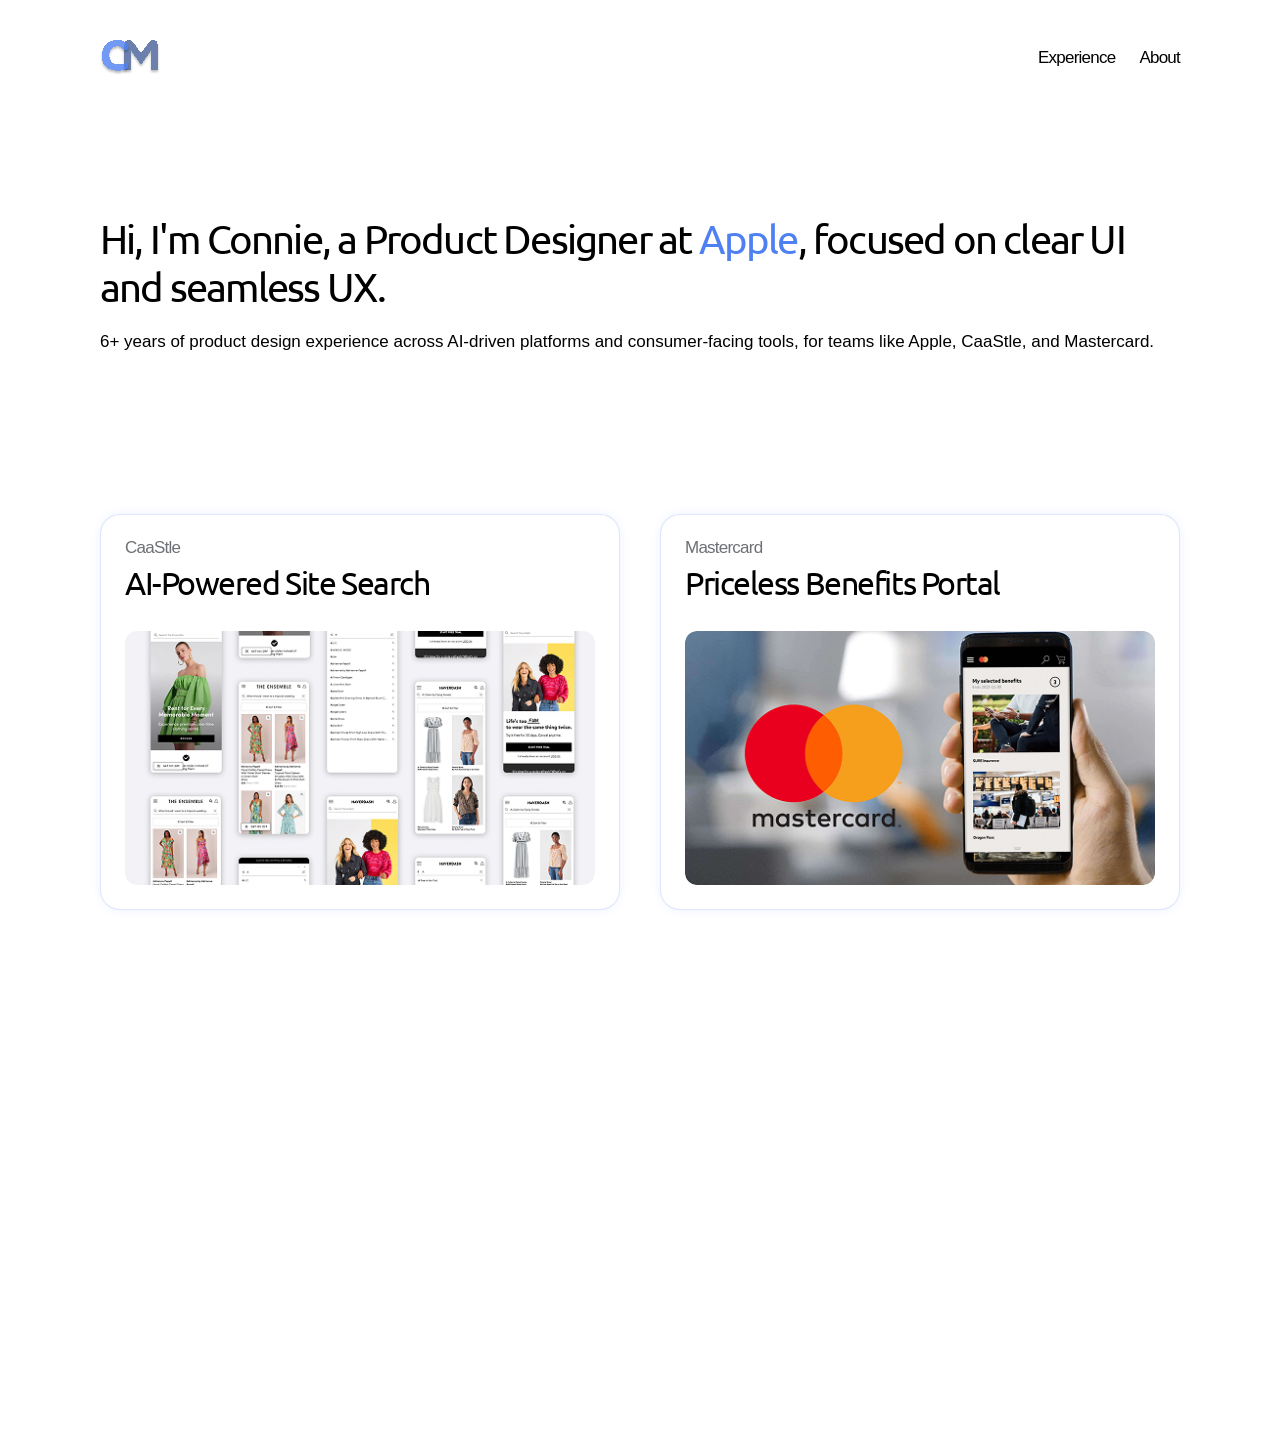
<file: index.html>
<!doctype html>
<html lang="en">
<head>
<meta charset="utf-8">
<meta name="viewport" content="width=device-width, initial-scale=1">
<title>Connie Mach — Product Designer</title>
<link rel="preconnect" href="https://fonts.googleapis.com">
<link rel="preconnect" href="https://fonts.gstatic.com" crossorigin>
<link href="https://fonts.googleapis.com/css2?family=Ubuntu:wght@400;500&display=swap" rel="stylesheet">
<link rel="stylesheet" href="design-system/tokens.css">
<link rel="stylesheet" href="design-system/components.css">
<style>
  .hero {
    width: 100%;
    max-width: var(--content-max-width);
    padding: var(--space-hero-top) 0 var(--space-hero-bottom);
    display: flex;
    flex-direction: column;
    align-items: flex-start;
    gap: 19px;
  }
</style>
</head>
<body>

<site-nav active="home"></site-nav>

<main class="page page--gap-md">
  <section class="hero reveal">
    <h1 class="text-display">Hi, I'm Connie, a Product Designer at <span class="accent">Apple</span>, focused on clear UI and seamless UX.</h1>
    <p class="text-body">6+ years of product design experience across AI-driven platforms and consumer-facing tools, for teams like Apple, CaaStle, and Mastercard.</p>
  </section>

  <div class="project-grid">
    <div class="project-row reveal">
      <project-card
        tag="CaaStle"
        title="AI-Powered Site Search"
        image="assets/images/project-ai-site-search.png"
        href="projects.html"></project-card>
      <project-card
        tag="Mastercard"
        title="Priceless Benefits Portal"
        image="assets/images/project-priceless-benefits.png"
        href="projects.html"></project-card>
    </div>
    <div class="project-row reveal">
      <project-card
        tag="CaaStle"
        title="Conversational Activation Flow"
        image="assets/images/project-conversational-activation.png"
        href="projects.html"></project-card>
      <project-card
        tag="Mastercard"
        title="Live Nation Waiting Room"
        image="assets/images/project-live-nation-waiting-room.png"
        href="projects.html"></project-card>
    </div>
  </div>
</main>

<script src="design-system/components.js"></script>
</body>
</html>
</file>
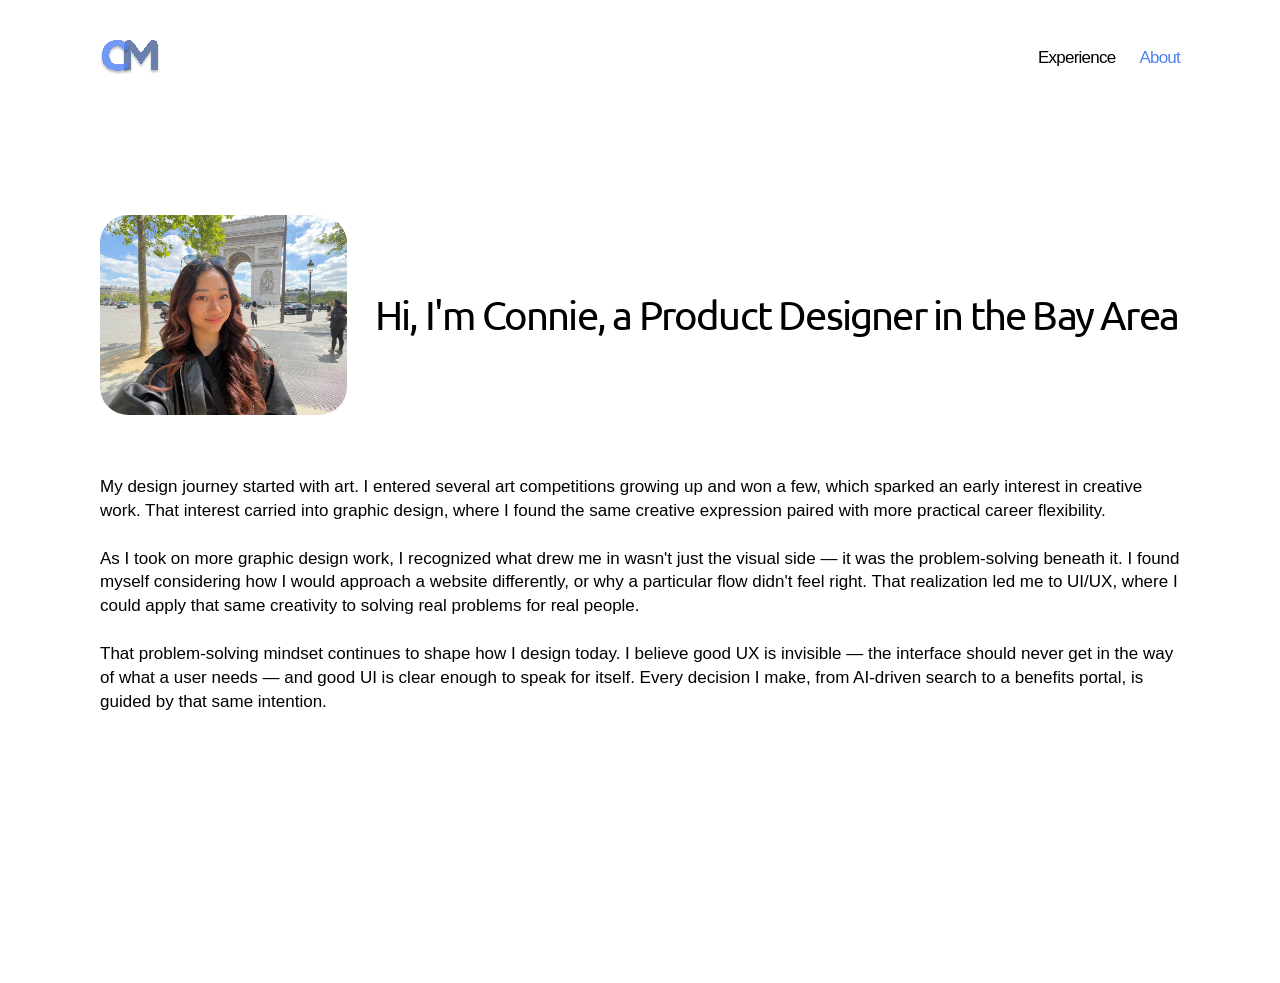
<file: about.html>
<!doctype html>
<html lang="en">
<head>
<meta charset="utf-8">
<meta name="viewport" content="width=device-width, initial-scale=1">
<title>About — Connie Mach</title>
<link rel="preconnect" href="https://fonts.googleapis.com">
<link rel="preconnect" href="https://fonts.gstatic.com" crossorigin>
<link href="https://fonts.googleapis.com/css2?family=Ubuntu:wght@400;500&display=swap" rel="stylesheet">
<link rel="stylesheet" href="design-system/tokens.css">
<link rel="stylesheet" href="design-system/components.css">
</head>
<body>

<site-nav active="about"></site-nav>

<main class="page">
  <section class="about-intro reveal">
    <img class="about-intro__photo" src="assets/images/profile-photo.jpg" alt="Connie Mach">
    <h1 class="text-display">Hi, I'm Connie, a Product Designer in the Bay Area</h1>
  </section>

  <section class="about-body reveal">
    <p class="text-body">My design journey started with art. I entered several art competitions growing up and won a few, which sparked an early interest in creative work. That interest carried into graphic design, where I found the same creative expression paired with more practical career flexibility.</p>
    <p class="text-body">As I took on more graphic design work, I recognized what drew me in wasn't just the visual side — it was the problem-solving beneath it. I found myself considering how I would approach a website differently, or why a particular flow didn't feel right. That realization led me to UI/UX, where I could apply that same creativity to solving real problems for real people.</p>
    <p class="text-body">That problem-solving mindset continues to shape how I design today. I believe good UX is invisible — the interface should never get in the way of what a user needs — and good UI is clear enough to speak for itself. Every decision I make, from AI-driven search to a benefits portal, is guided by that same intention.</p>
  </section>

  <section class="about-connect reveal">
    <h2 class="text-heading2">Let's connect</h2>
    <p class="text-body">Feel free to reach out about a project, an opportunity, or just to say hi!</p>
    <div class="about-connect__row">
      <a href="https://www.linkedin.com/" target="_blank" rel="noopener" class="icon-link" aria-label="LinkedIn" data-tooltip="LinkedIn Profile">
        <svg width="20" height="20" viewBox="0 0 20 20" fill="none" xmlns="http://www.w3.org/2000/svg">
          <rect width="20" height="20" rx="4" fill="#000"/>
          <path d="M6.94 7.5H4.9V15.1H6.94V7.5ZM5.92 6.6C6.58 6.6 7.1 6.08 7.1 5.42C7.1 4.76 6.58 4.24 5.92 4.24C5.27 4.24 4.75 4.76 4.75 5.42C4.75 6.08 5.27 6.6 5.92 6.6ZM15.1 15.1V10.94C15.1 8.9 14.65 7.34 12.27 7.34C11.13 7.34 10.36 7.96 10.05 8.55H10.02V7.5H8.08V15.1H10.12V11.29C10.12 10.29 10.31 9.32 11.55 9.32C12.77 9.32 12.79 10.46 12.79 11.35V15.1H15.1Z" fill="white"/>
        </svg>
      </a>
      <a href="mailto:conniemach811@gmail.com" class="icon-link" aria-label="Email Connie Mach" data-tooltip="Email Me">
        <svg width="20" height="20" viewBox="0 0 20 20" fill="none" xmlns="http://www.w3.org/2000/svg">
          <rect width="20" height="20" rx="4" fill="#000"/>
          <path d="M5 6.5H15C15.5523 6.5 16 6.94772 16 7.5V13.5C16 14.0523 15.5523 14.5 15 14.5H5C4.44772 14.5 4 14.0523 4 13.5V7.5C4 6.94772 4.44772 6.5 5 6.5Z" stroke="white" stroke-width="1.1"/>
          <path d="M4.5 7L10 11L15.5 7" stroke="white" stroke-width="1.1" stroke-linecap="round" stroke-linejoin="round"/>
        </svg>
      </a>
    </div>
  </section>
</main>

<script src="design-system/components.js"></script>
</body>
</html>
</file>
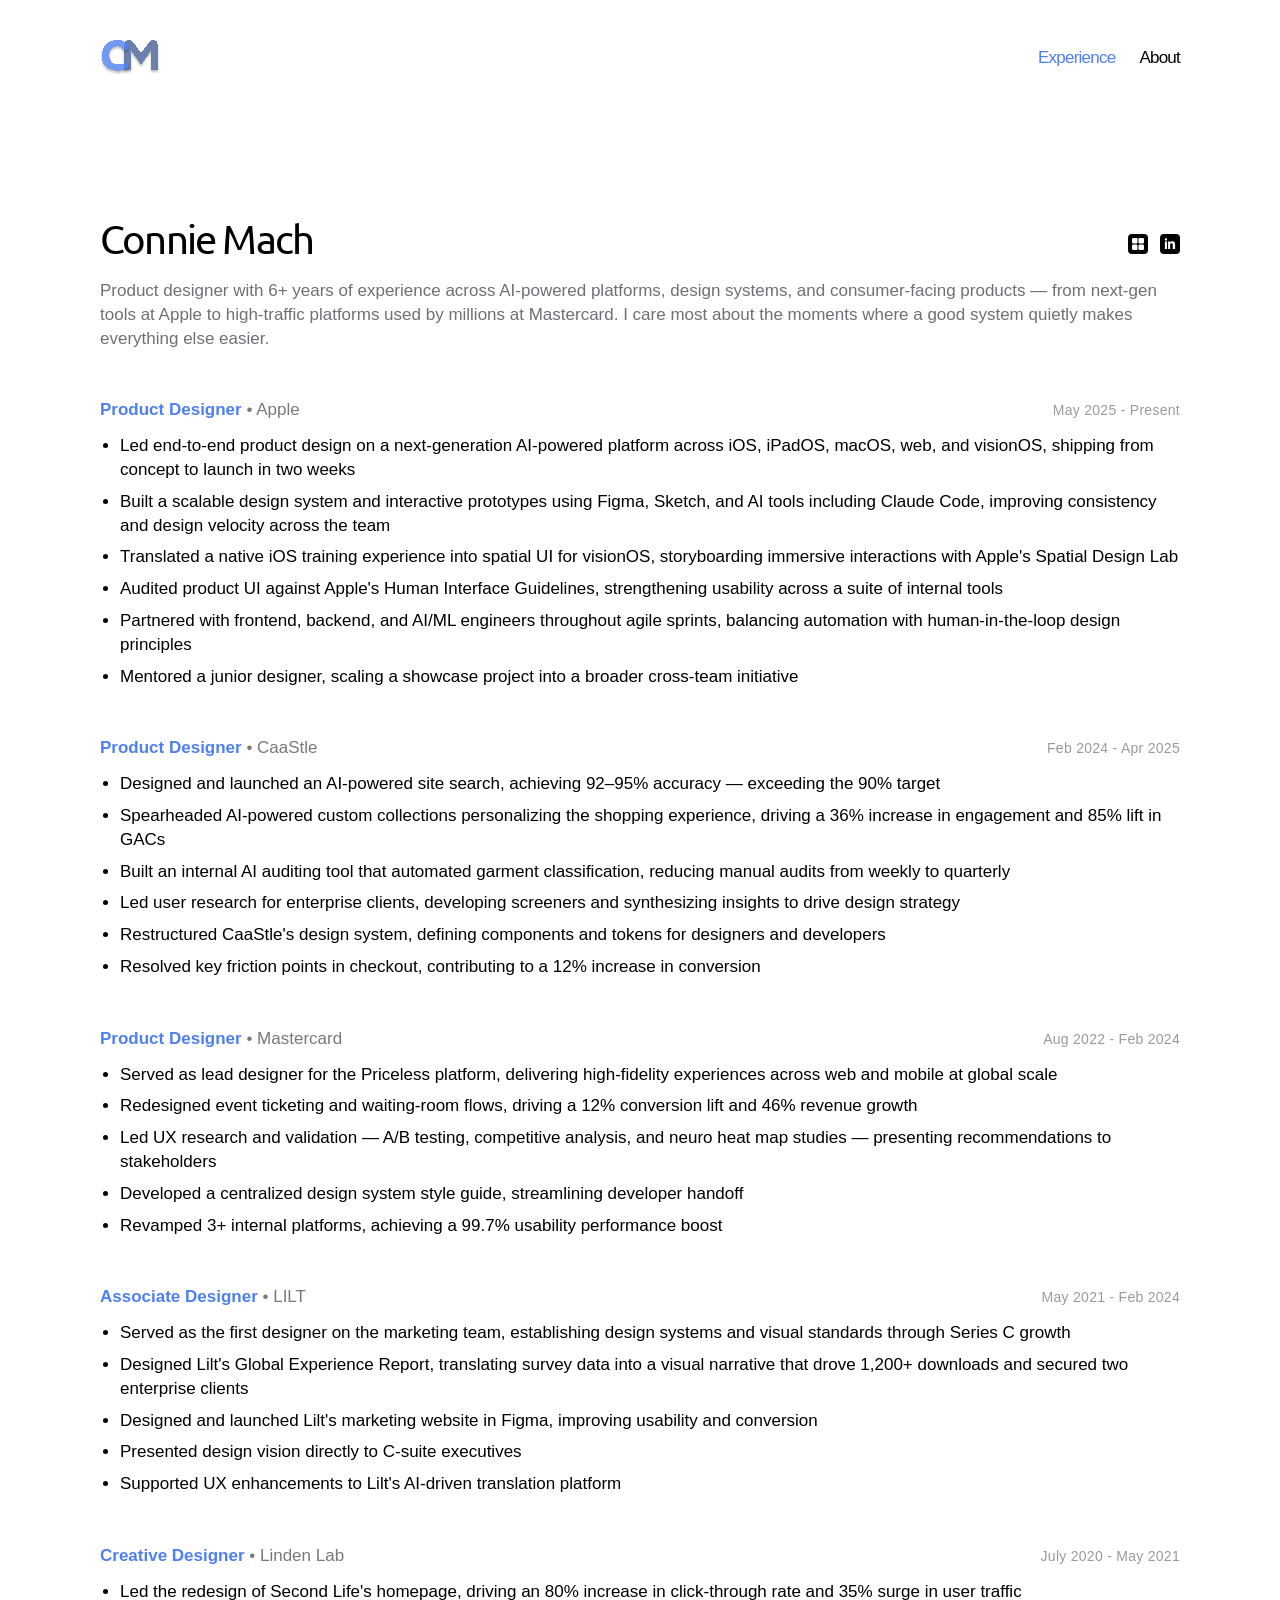
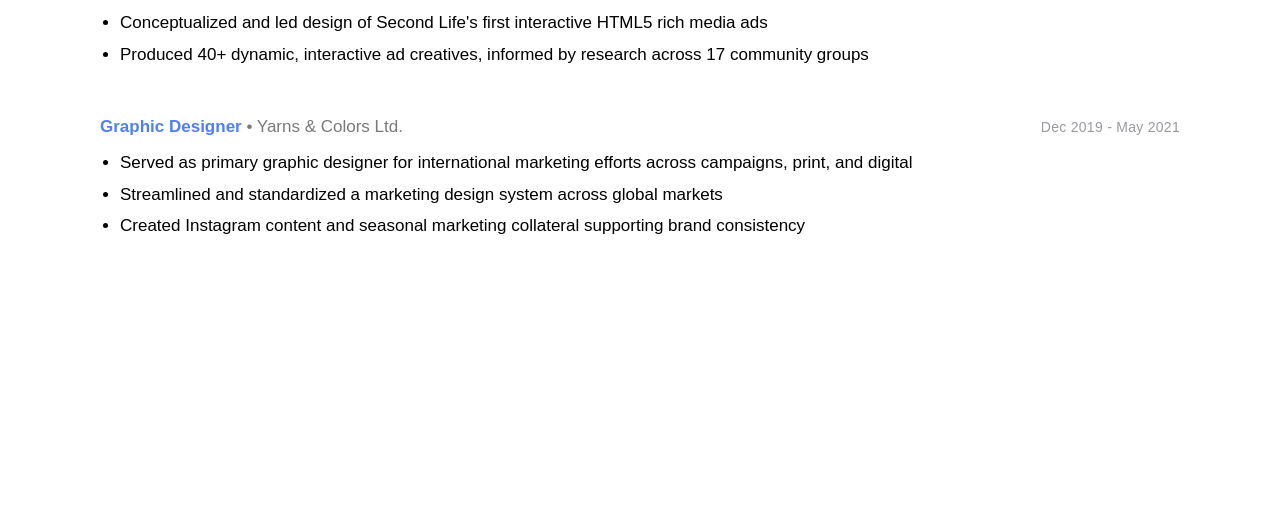
<file: experience.html>
<!doctype html>
<html lang="en">
<head>
<meta charset="utf-8">
<meta name="viewport" content="width=device-width, initial-scale=1">
<title>Experience — Connie Mach</title>
<link rel="preconnect" href="https://fonts.googleapis.com">
<link rel="preconnect" href="https://fonts.gstatic.com" crossorigin>
<link href="https://fonts.googleapis.com/css2?family=Ubuntu:wght@400;500&display=swap" rel="stylesheet">
<link rel="stylesheet" href="design-system/tokens.css">
<link rel="stylesheet" href="design-system/components.css">
</head>
<body>

<site-nav active="experience"></site-nav>

<main class="page">
  <section class="resume-header reveal">
    <div class="resume-header__top">
      <h1 class="resume-header__name">Connie Mach</h1>
      <div class="resume-header__links">
        <a href="index.html" class="icon-link" aria-label="Portfolio" data-tooltip="My Portfolio">
          <svg width="20" height="20" viewBox="0 0 20 20" fill="none" xmlns="http://www.w3.org/2000/svg">
            <rect width="20" height="20" rx="4" fill="#000"/>
            <rect x="4" y="4" width="5.5" height="5.5" rx="1.2" fill="white"/>
            <rect x="10.5" y="4" width="5.5" height="5.5" rx="1.2" fill="white"/>
            <rect x="4" y="10.5" width="5.5" height="5.5" rx="1.2" fill="white"/>
            <rect x="10.5" y="10.5" width="5.5" height="5.5" rx="1.2" fill="white"/>
          </svg>
        </a>
        <a href="https://www.linkedin.com/" target="_blank" rel="noopener" class="icon-link" aria-label="LinkedIn" data-tooltip="LinkedIn Profile">
          <svg width="20" height="20" viewBox="0 0 20 20" fill="none" xmlns="http://www.w3.org/2000/svg">
            <rect width="20" height="20" rx="4" fill="#000"/>
            <path d="M6.94 7.5H4.9V15.1H6.94V7.5ZM5.92 6.6C6.58 6.6 7.1 6.08 7.1 5.42C7.1 4.76 6.58 4.24 5.92 4.24C5.27 4.24 4.75 4.76 4.75 5.42C4.75 6.08 5.27 6.6 5.92 6.6ZM15.1 15.1V10.94C15.1 8.9 14.65 7.34 12.27 7.34C11.13 7.34 10.36 7.96 10.05 8.55H10.02V7.5H8.08V15.1H10.12V11.29C10.12 10.29 10.31 9.32 11.55 9.32C12.77 9.32 12.79 10.46 12.79 11.35V15.1H15.1Z" fill="white"/>
          </svg>
        </a>
      </div>
    </div>
    <p class="text-body resume-header__intro">Product designer with 6+ years of experience across AI-powered platforms, design systems, and consumer-facing products — from next-gen tools at Apple to high-traffic platforms used by millions at Mastercard. I care most about the moments where a good system quietly makes everything else easier.</p>
  </section>

  <section class="resume-list reveal">
    <article class="resume-role">
      <div class="resume-role__top">
        <span class="resume-role__title">Product Designer <span class="company">• Apple</span></span>
        <span class="resume-role__dates">May 2025 - Present</span>
      </div>
      <ul>
        <li>Led end-to-end product design on a next-generation AI-powered platform across iOS, iPadOS, macOS, web, and visionOS, shipping from concept to launch in two weeks</li>
        <li>Built a scalable design system and interactive prototypes using Figma, Sketch, and AI tools including Claude Code, improving consistency and design velocity across the team</li>
        <li>Translated a native iOS training experience into spatial UI for visionOS, storyboarding immersive interactions with Apple's Spatial Design Lab</li>
        <li>Audited product UI against Apple's Human Interface Guidelines, strengthening usability across a suite of internal tools</li>
        <li>Partnered with frontend, backend, and AI/ML engineers throughout agile sprints, balancing automation with human-in-the-loop design principles</li>
        <li>Mentored a junior designer, scaling a showcase project into a broader cross-team initiative</li>
      </ul>
    </article>

    <article class="resume-role">
      <div class="resume-role__top">
        <span class="resume-role__title">Product Designer <span class="company">• CaaStle</span></span>
        <span class="resume-role__dates">Feb 2024 - Apr 2025</span>
      </div>
      <ul>
        <li>Designed and launched an AI-powered site search, achieving 92–95% accuracy — exceeding the 90% target</li>
        <li>Spearheaded AI-powered custom collections personalizing the shopping experience, driving a 36% increase in engagement and 85% lift in GACs</li>
        <li>Built an internal AI auditing tool that automated garment classification, reducing manual audits from weekly to quarterly</li>
        <li>Led user research for enterprise clients, developing screeners and synthesizing insights to drive design strategy</li>
        <li>Restructured CaaStle's design system, defining components and tokens for designers and developers</li>
        <li>Resolved key friction points in checkout, contributing to a 12% increase in conversion</li>
      </ul>
    </article>

    <article class="resume-role">
      <div class="resume-role__top">
        <span class="resume-role__title">Product Designer <span class="company">• Mastercard</span></span>
        <span class="resume-role__dates">Aug 2022 - Feb 2024</span>
      </div>
      <ul>
        <li>Served as lead designer for the Priceless platform, delivering high-fidelity experiences across web and mobile at global scale</li>
        <li>Redesigned event ticketing and waiting-room flows, driving a 12% conversion lift and 46% revenue growth</li>
        <li>Led UX research and validation — A/B testing, competitive analysis, and neuro heat map studies — presenting recommendations to stakeholders</li>
        <li>Developed a centralized design system style guide, streamlining developer handoff</li>
        <li>Revamped 3+ internal platforms, achieving a 99.7% usability performance boost</li>
      </ul>
    </article>

    <article class="resume-role">
      <div class="resume-role__top">
        <span class="resume-role__title">Associate Designer <span class="company">• LILT</span></span>
        <span class="resume-role__dates">May 2021 - Feb 2024</span>
      </div>
      <ul>
        <li>Served as the first designer on the marketing team, establishing design systems and visual standards through Series C growth</li>
        <li>Designed Lilt's Global Experience Report, translating survey data into a visual narrative that drove 1,200+ downloads and secured two enterprise clients</li>
        <li>Designed and launched Lilt's marketing website in Figma, improving usability and conversion</li>
        <li>Presented design vision directly to C-suite executives</li>
        <li>Supported UX enhancements to Lilt's AI-driven translation platform</li>
      </ul>
    </article>

    <article class="resume-role">
      <div class="resume-role__top">
        <span class="resume-role__title">Creative Designer <span class="company">• Linden Lab</span></span>
        <span class="resume-role__dates">July 2020 - May 2021</span>
      </div>
      <ul>
        <li>Led the redesign of Second Life's homepage, driving an 80% increase in click-through rate and 35% surge in user traffic</li>
        <li>Conceptualized and led design of Second Life's first interactive HTML5 rich media ads</li>
        <li>Produced 40+ dynamic, interactive ad creatives, informed by research across 17 community groups</li>
      </ul>
    </article>

    <article class="resume-role">
      <div class="resume-role__top">
        <span class="resume-role__title">Graphic Designer <span class="company">• Yarns &amp; Colors Ltd.</span></span>
        <span class="resume-role__dates">Dec 2019 - May 2021</span>
      </div>
      <ul>
        <li>Served as primary graphic designer for international marketing efforts across campaigns, print, and digital</li>
        <li>Streamlined and standardized a marketing design system across global markets</li>
        <li>Created Instagram content and seasonal marketing collateral supporting brand consistency</li>
      </ul>
    </article>
  </section>

  <section class="about-connect reveal">
    <h2 class="text-heading2">Let's connect</h2>
    <p class="text-body">Feel free to reach out about a project, an opportunity, or just to say hi!</p>
    <div class="about-connect__row">
      <a href="https://www.linkedin.com/" target="_blank" rel="noopener" class="icon-link" aria-label="LinkedIn" data-tooltip="LinkedIn Profile">
        <svg width="20" height="20" viewBox="0 0 20 20" fill="none" xmlns="http://www.w3.org/2000/svg">
          <rect width="20" height="20" rx="4" fill="#000"/>
          <path d="M6.94 7.5H4.9V15.1H6.94V7.5ZM5.92 6.6C6.58 6.6 7.1 6.08 7.1 5.42C7.1 4.76 6.58 4.24 5.92 4.24C5.27 4.24 4.75 4.76 4.75 5.42C4.75 6.08 5.27 6.6 5.92 6.6ZM15.1 15.1V10.94C15.1 8.9 14.65 7.34 12.27 7.34C11.13 7.34 10.36 7.96 10.05 8.55H10.02V7.5H8.08V15.1H10.12V11.29C10.12 10.29 10.31 9.32 11.55 9.32C12.77 9.32 12.79 10.46 12.79 11.35V15.1H15.1Z" fill="white"/>
        </svg>
      </a>
      <a href="mailto:conniemach811@gmail.com" class="icon-link" aria-label="Email Connie Mach" data-tooltip="Email Me">
        <svg width="20" height="20" viewBox="0 0 20 20" fill="none" xmlns="http://www.w3.org/2000/svg">
          <rect width="20" height="20" rx="4" fill="#000"/>
          <path d="M5 6.5H15C15.5523 6.5 16 6.94772 16 7.5V13.5C16 14.0523 15.5523 14.5 15 14.5H5C4.44772 14.5 4 14.0523 4 13.5V7.5C4 6.94772 4.44772 6.5 5 6.5Z" stroke="white" stroke-width="1.1"/>
          <path d="M4.5 7L10 11L15.5 7" stroke="white" stroke-width="1.1" stroke-linecap="round" stroke-linejoin="round"/>
        </svg>
      </a>
    </div>
  </section>
</main>

<script src="design-system/components.js"></script>
</body>
</html>
</file>
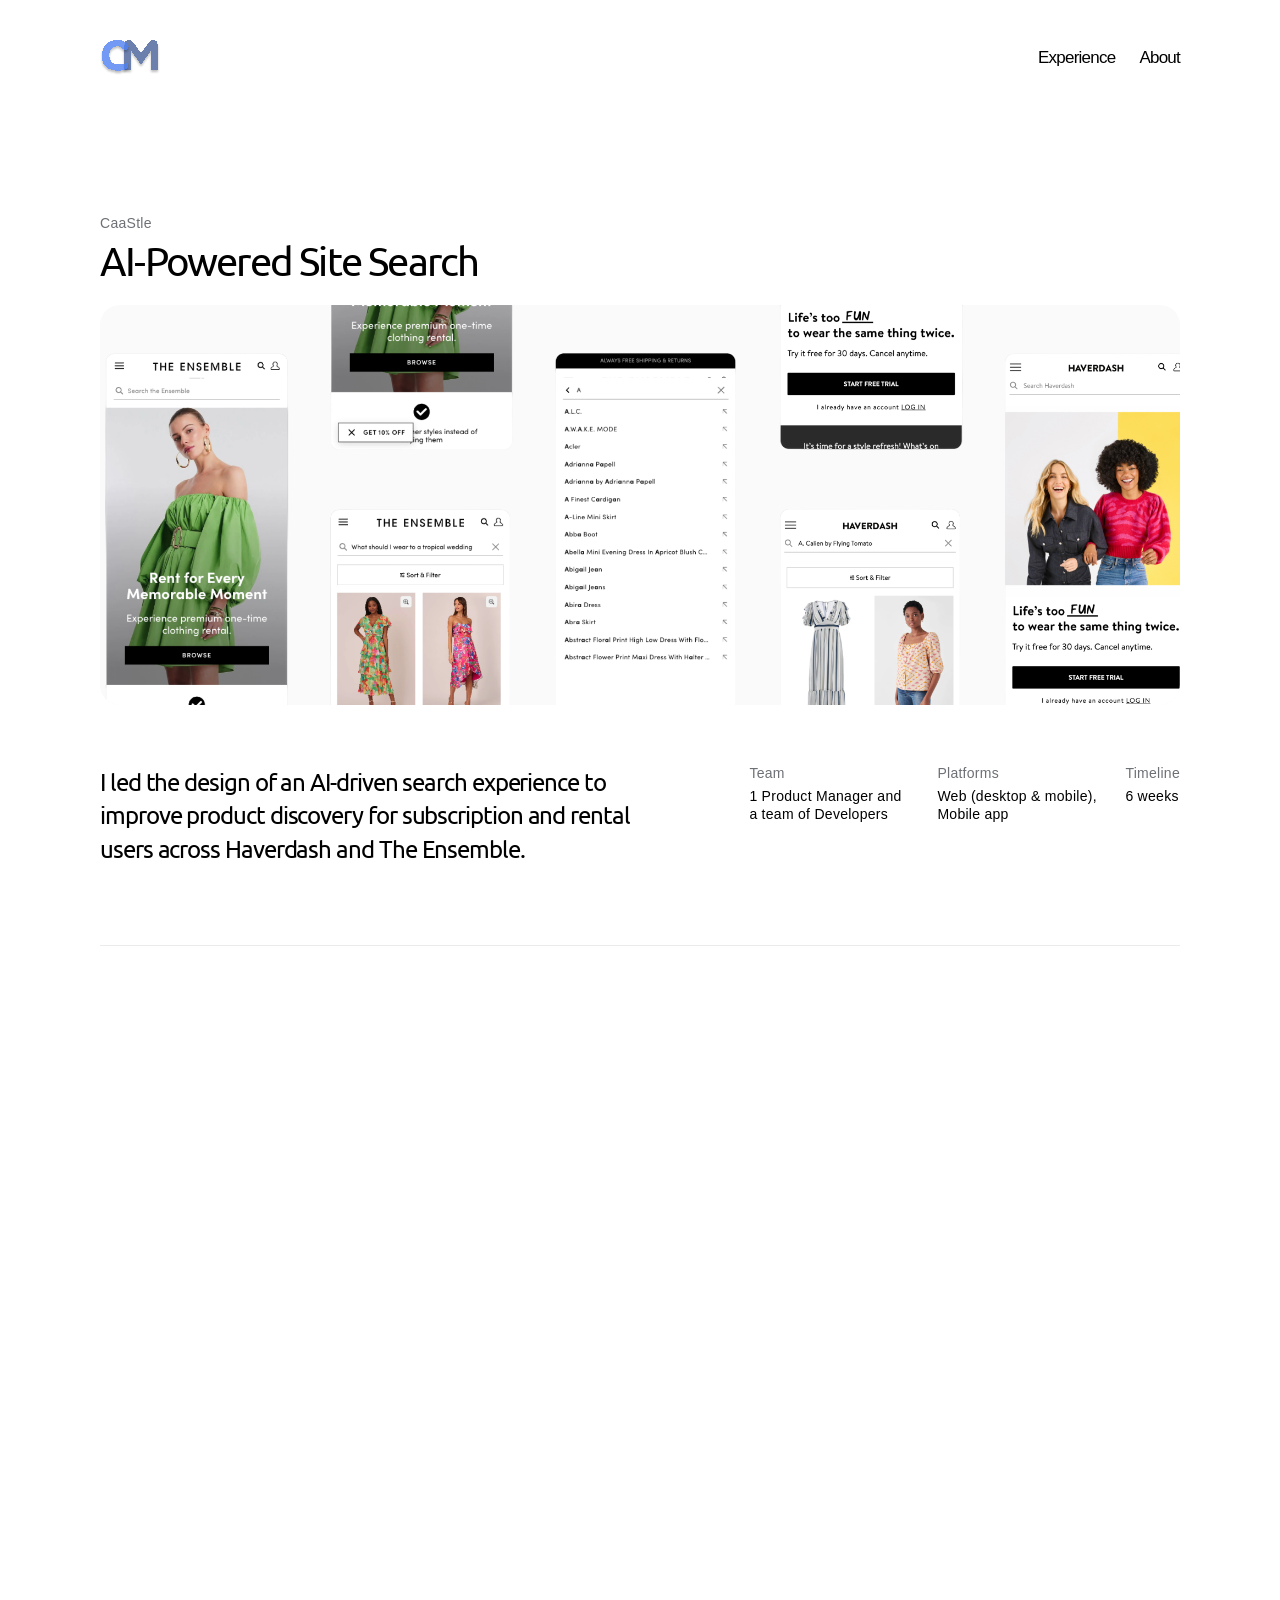
<file: projects.html>
<!doctype html>
<html lang="en">
<head>
<meta charset="utf-8">
<meta name="viewport" content="width=device-width, initial-scale=1">
<title>AI-Powered Site Search — Connie Mach</title>
<link rel="preconnect" href="https://fonts.googleapis.com">
<link rel="preconnect" href="https://fonts.gstatic.com" crossorigin>
<link href="https://fonts.googleapis.com/css2?family=Ubuntu:wght@400;500&display=swap" rel="stylesheet">
<link rel="stylesheet" href="design-system/tokens.css">
<link rel="stylesheet" href="design-system/components.css">
</head>
<body>

<site-nav></site-nav>

<main class="page page--gap-lg">
  <section class="case-hero reveal">
    <div class="case-hero__heading">
      <span class="case-hero__eyebrow">CaaStle</span>
      <h1 class="case-hero__title">AI-Powered Site Search</h1>
    </div>
    <img class="case-hero__image" src="assets/images/case-ai-search-hero.png" alt="AI-Powered Site Search app screens across The Ensemble and Haverdash">
    <div class="case-summary">
      <p class="case-summary__intro">I led the design of an AI-driven search experience to improve product discovery for subscription and rental users across Haverdash and The Ensemble.</p>
      <div class="case-summary__meta">
        <div class="case-summary__meta-item">
          <h4>Team</h4>
          <p>1 Product Manager and a team of Developers</p>
        </div>
        <div class="case-summary__meta-item">
          <h4>Platforms</h4>
          <p>Web (desktop &amp; mobile), Mobile app</p>
        </div>
        <div class="case-summary__meta-item">
          <h4>Timeline</h4>
          <p>6 weeks</p>
        </div>
      </div>
    </div>
  </section>

  <hr class="case-divider">

  <section class="case-section reveal">
    <h2 class="case-section__heading">⊘ The challenge</h2>
    <p>Users browsing Haverdash (subscription) and The Ensemble (rental) had no fast way to find specific products across large, fast-changing catalogs. Standard keyword search wasn't enough — we needed something that understood intent, not just exact matches, across two sites with different user goals.</p>
  </section>

  <section class="case-section reveal">
    <h2 class="case-section__heading">✦ Beyond keyword search</h2>
    <p>Unlike standard keyword search, this used an AI model trained on natural language — letting users search the way they'd actually describe what they wanted, instead of relying on preset filters or exact product-title matches. Because users could now type full, descriptive phrases instead of short keywords, I widened the search bar and used placeholder text like "try 'a dress for a summer wedding'" to invite that kind of input from the start. A user could search "a dress for a summer wedding as a guest," and the AI would return relevant results based on that description alone — not just literal text matches. The model was informed in part by an internal auditing tool I helped build, which taught the AI how our team classified and tagged garments — giving search a more accurate understanding of product attributes to match against. This meant auto-suggestions could surface descriptive, intent-based matches rather than literal text completions. I designed the interface to make that intelligence feel effortless — smart, natural-language results with no setup or configuration required from the user.</p>
  </section>

  <section class="case-process reveal">
    <h2 class="case-section__heading"><span class="accent">Finally,</span> keeping search user driven</h2>
    <div class="case-process__row">
      <div class="case-process__text">
        <p>To ensure users weren't constrained by the search functionality, I designed it to be flexible and accommodating. As users typed, we populated results and suggestions that were relevant to their queries. We allowed users to auto-complete their searches with relevant suggestions, making it easier for them to find the exact products they were looking for while keeping the experience user-driven and non-intrusive.</p>
        <ol class="pagination">
          <li>1</li><li>2</li><li>3</li><li>4</li><li class="is-active">5</li>
        </ol>
      </div>
      <!-- TODO(connie): replace with the real product-demo video exported from Figma ("Video 5" in the Steps component, 400x250) -->
      <div class="case-process__video-placeholder" aria-hidden="true">Video coming soon</div>
    </div>
  </section>

  <section class="case-columns reveal">
    <h2 class="case-section__heading">Design Decisions by Page</h2>
    <div class="case-columns__row">
      <div class="case-columns__col">
        <h4>Homepage</h4>
        <p>Search needed to be immediately accessible, so users could search without scrolling through content first.</p>
      </div>
      <div class="case-columns__col">
        <h4>Product Listing Page</h4>
        <p>Users refining an existing browse session needed search available but not dominant — kept as an icon for quick access.</p>
      </div>
      <div class="case-columns__col">
        <h4>Search Results</h4>
        <p>Given our mobile-first base, we used a sticky search bar so users could refine queries without losing their place.</p>
      </div>
      <div class="case-columns__col">
        <h4>Product Detail Page</h4>
        <p>Users here have already shown intent in a specific item, so search stayed secondary — present as an icon, out of the way.</p>
      </div>
    </div>
  </section>

  <section class="case-section case-section--results reveal">
    <h2 class="case-section__heading">✦ Results</h2>
    <p>Exact performance metrics are under NDA, but the search feature was adopted as the primary discovery method across both Haverdash and The Ensemble following launch, and became a reference point for how the team approached AI-assisted UX on future features.</p>
  </section>

  <div class="case-gallery reveal">
    <img src="assets/images/case-ai-search-results.png" alt="Search results across The Ensemble and Haverdash">
  </div>
</main>

<script src="design-system/components.js"></script>
</body>
</html>
</file>
<file: design-system/tokens.css>
:root {
  /* Colors */
  --color-bg: #FFFFFF;
  --color-text: #000000;
  --color-text-caption: #6D7075;
  --color-text-inactive: #8892A9;
  --color-accent: #4F80F2;
  --color-accent-dark: #2E4A8C;
  --color-border-subtle: rgba(79, 128, 242, 0.2);
  --color-border-hover: rgba(46, 74, 140, 0.4);
  --color-card-bg: rgba(255, 255, 255, 0.1);

  /* Typography */
  --font-display: 'Ubuntu', sans-serif;
  --font-body: -apple-system, 'Avenir Next', 'Avenir', 'Helvetica Neue', sans-serif;

  --text-display-size: 40px;
  --text-display-line-height: 120%;
  --text-display-tracking: -1.8px;

  --text-body-size: 17px;
  --text-body-line-height: 140%;

  --text-link1-size: 17px;
  --text-link1-line-height: 103%;
  --text-link1-tracking: -0.765px;

  --text-heading-size: 32px;
  --text-heading-line-height: 120%;
  --text-heading-tracking: -1.44px;

  --text-link2-size: 16px;
  --text-link2-line-height: 103%;
  --text-link2-tracking: -0.72px;

  --text-caption-size: 14px;
  --text-caption-line-height: 125%;
  --text-caption-tracking: 0.28px;

  /* Spacing */
  --space-page-x: 100px;
  --space-section-gap: 40px;
  --space-hero-top: 120px;
  --space-hero-bottom: 120px;

  /* Radius / shadow */
  --radius-card: 20px;
  --radius-pill: 100px;
  --shadow-card: 0 0 8px 0 rgba(79, 128, 242, 0.10);
  --shadow-card-hover: 0 4px 8px 0 rgba(46, 74, 140, 0.25);

  --content-max-width: 1500px;
}
</file>
<file: design-system/components.css>
/* ---- scroll reveal ---- */
.reveal {
  opacity: 0;
  transition: opacity 300ms cubic-bezier(0.16, 1, 0.3, 1) 0ms;
}

.reveal.is-visible {
  opacity: 1;
  transition: opacity 1800ms cubic-bezier(0.22, 1, 0.36, 1) 120ms;
}

/* ---- base / reset ---- */
* { box-sizing: border-box; }
html, body {
  margin: 0;
  padding: 0;
  background: var(--color-bg);
  color: var(--color-text);
  font-family: var(--font-body);
}

/* ---- typography ---- */
.text-display {
  font-family: var(--font-display);
  font-size: var(--text-display-size);
  line-height: var(--text-display-line-height);
  letter-spacing: var(--text-display-tracking);
  font-weight: 400;
  margin: 0;
}

.text-body {
  font-family: var(--font-body);
  font-size: var(--text-body-size);
  line-height: var(--text-body-line-height);
  font-weight: 400;
  margin: 0;
  color: var(--color-text);
}

.text-caption {
  font-family: var(--font-body);
  font-size: var(--text-caption-size);
  line-height: var(--text-caption-line-height);
  letter-spacing: var(--text-caption-tracking);
  font-weight: 400;
  color: var(--color-text-caption);
  margin: 0;
}

.text-link1 {
  font-family: var(--font-body);
  font-size: var(--text-link1-size);
  line-height: var(--text-link1-line-height);
  letter-spacing: var(--text-link1-tracking);
  font-weight: 400;
}

.accent {
  color: var(--color-accent);
}

.text-heading2 {
  font-family: var(--font-display);
  font-size: 24px;
  line-height: 140%;
  letter-spacing: -1.08px;
  font-weight: 400;
  color: var(--color-accent);
  margin: 0;
}

/* ---- resume / experience ---- */
.resume-header {
  width: 100%;
  padding-top: 120px;
  display: flex;
  flex-direction: column;
  gap: 16px;
}

.resume-header__top {
  display: flex;
  justify-content: space-between;
  align-items: baseline;
  width: 100%;
}

.resume-header__name {
  font-family: var(--font-display);
  font-size: var(--text-display-size);
  line-height: var(--text-display-line-height);
  letter-spacing: var(--text-display-tracking);
  font-weight: 400;
  margin: 0;
}

.resume-header__links {
  display: flex;
  align-items: center;
  gap: 12px;
}

.resume-header__intro {
  color: var(--color-text-caption);
}

.resume-list {
  width: 100%;
  padding: 48px 0 60px;
  display: flex;
  flex-direction: column;
  gap: 48px;
}

.resume-role__top {
  display: flex;
  justify-content: space-between;
  align-items: baseline;
  margin-bottom: 12px;
}

.resume-role__title {
  font-family: var(--font-body);
  font-size: var(--text-body-size);
  line-height: var(--text-body-line-height);
  font-weight: 600;
  color: var(--color-accent);
}

.resume-role__title .company {
  font-weight: 400;
  color: #797979;
}

.resume-role__dates {
  font-family: var(--font-body);
  font-size: var(--text-caption-size);
  line-height: var(--text-caption-line-height);
  letter-spacing: var(--text-caption-tracking);
  font-weight: 400;
  color: var(--color-text-caption);
  opacity: 0.7;
  white-space: nowrap;
}

.resume-role ul {
  margin: 0;
  padding-left: 20px;
  display: flex;
  flex-direction: column;
  gap: 8px;
}

.resume-role li {
  font-family: var(--font-body);
  font-size: var(--text-body-size);
  line-height: var(--text-body-line-height);
  color: var(--color-text);
}

/* ---- about ---- */
.about-intro {
  width: 100%;
  padding: 120px 0 20px;
  display: flex;
  align-items: center;
  gap: 28px;
}

.about-intro__photo {
  width: 247px;
  height: 200px;
  border-radius: 28px;
  object-fit: cover;
  flex-shrink: 0;
}

.about-body {
  width: 100%;
  padding: 40px 0;
  display: flex;
  flex-direction: column;
  gap: 24px;
}

.about-connect {
  width: 100%;
  padding: 40px 0 80px;
  display: flex;
  flex-direction: column;
  gap: 16px;
}

.about-connect__row {
  display: flex;
  align-items: center;
  gap: 20px;
}

.about-connect__row img {
  width: 20px;
  height: 20px;
}

.icon-link {
  display: flex;
  position: relative;
  line-height: 0;
}

.icon-link:hover svg {
  opacity: 0.7;
}

.icon-link[data-tooltip]::after {
  content: attr(data-tooltip);
  position: absolute;
  bottom: calc(100% + 8px);
  left: 50%;
  transform: translateX(-50%);
  background: rgba(90, 93, 99, 0.45);
  backdrop-filter: blur(6px);
  -webkit-backdrop-filter: blur(6px);
  color: #fff;
  font-family: var(--font-body);
  font-size: 12px;
  line-height: 1.4;
  white-space: nowrap;
  padding: 6px 10px;
  border-radius: 6px;
  opacity: 0;
  pointer-events: none;
  transition: opacity 0.15s ease;
}

.icon-link[data-tooltip]:hover::after {
  opacity: 1;
}

/* ---- page shell ---- */
.page {
  width: 1280px;
  max-width: 100%;
  margin: 0 auto;
  padding: 0 var(--space-page-x);
  display: flex;
  flex-direction: column;
  align-items: flex-start;
}

/* /projects: spacing between top-level blocks comes from one uniform gap
   instead of each section owning its own top padding */
.page--gap-lg {
  gap: 80px;
  padding-bottom: 100px;
}

/* Home: gap between hero and each project-card row, plus bottom breathing room */
.page--gap-md {
  gap: 40px;
  padding-bottom: 100px;
}

/* ---- nav ---- */
site-nav {
  display: block;
  width: 100%;
}

.nav {
  width: 100%;
  max-width: 1280px;
  margin: 0 auto;
  padding: 40px var(--space-page-x) 20px;
  display: flex;
  align-items: center;
  justify-content: space-between;
  box-sizing: border-box;
}

.nav__logo {
  display: flex;
  align-items: center;
}

.nav__logo img {
  height: 35px;
  width: auto;
  display: block;
}

.nav__links {
  display: flex;
  align-items: center;
  gap: 24px;
  list-style: none;
  margin: 0;
  padding: 0;
}

.nav__links a {
  font-family: var(--font-body);
  font-size: var(--text-link1-size);
  line-height: var(--text-link1-line-height);
  letter-spacing: var(--text-link1-tracking);
  font-weight: 400;
  color: var(--color-text);
  text-decoration: none;
}

.nav__links a:hover {
  color: var(--color-accent);
}

.nav__links a.is-active {
  color: var(--color-accent);
}

/* ---- button ---- */
.btn {
  display: inline-flex;
  align-items: center;
  justify-content: center;
  padding: 10px 20px;
  border-radius: var(--radius-pill);
  border: 1px solid var(--color-text);
  background: var(--color-bg);
  color: var(--color-text);
  font-family: var(--font-body);
  font-size: 16px;
  font-weight: 500;
  cursor: pointer;
  text-decoration: none;
  transition: background 0.2s ease, color 0.2s ease;
}

.btn:hover {
  background: var(--color-text);
  color: var(--color-bg);
}

/* ---- project card ---- */
.project-grid {
  width: 100%;
  display: flex;
  flex-direction: column;
  gap: var(--space-section-gap);
}

.project-row {
  display: flex;
  justify-content: space-between;
  align-items: flex-start;
  align-self: stretch;
  gap: var(--space-section-gap);
}

.project-card {
  display: flex;
  flex-direction: column;
  align-items: flex-start;
  gap: 28px;
  width: 520px;
  max-width: 1500px;
  padding: 24px;
  border-radius: var(--radius-card);
  border: 1px solid var(--color-border-subtle);
  background: var(--color-card-bg);
  box-shadow: var(--shadow-card);
  text-decoration: none;
  color: inherit;
  transition: border-color 0.25s ease, box-shadow 0.25s ease, transform 0.25s ease;
}

.project-card:hover {
  border-color: var(--color-border-hover);
  box-shadow: var(--shadow-card-hover);
  transform: translateY(-2px);
}

.project-card__text {
  display: flex;
  flex-direction: column;
  gap: 8px;
  width: 100%;
}

.project-card__tag {
  font-family: var(--font-body);
  font-size: var(--text-link1-size);
  line-height: var(--text-link1-line-height);
  letter-spacing: var(--text-link1-tracking);
  color: var(--color-text-caption);
}

.project-card__title {
  font-family: var(--font-display);
  font-size: var(--text-heading-size);
  line-height: var(--text-heading-line-height);
  letter-spacing: var(--text-heading-tracking);
  font-weight: 400;
  color: var(--color-text);
  margin: 0;
}

.project-card__image {
  width: 100%;
  border-radius: 12px;
  display: block;
  object-fit: cover;
}

/* ---- case study ---- */
.case-hero {
  width: 100%;
  padding-top: 120px;
  display: flex;
  flex-direction: column;
  gap: 20px;
}

.case-hero__heading {
  display: flex;
  flex-direction: column;
  gap: 4px;
}

.case-hero__eyebrow {
  font-family: var(--font-body);
  font-size: var(--text-caption-size);
  line-height: var(--text-caption-line-height);
  letter-spacing: var(--text-caption-tracking);
  color: var(--color-text-caption);
}

.case-hero__title {
  font-family: var(--font-display);
  font-size: var(--text-display-size);
  line-height: var(--text-display-line-height);
  letter-spacing: var(--text-display-tracking);
  font-weight: 400;
  margin: 0;
}

.case-hero__image {
  width: 100%;
  height: 400px;
  object-fit: cover;
  object-position: top;
  border-radius: 20px;
  background: #fafafa;
}

.case-summary {
  width: 100%;
  display: flex;
  justify-content: space-between;
  align-items: flex-start;
  gap: 28px;
  padding-top: 40px;
}

.case-summary__intro {
  max-width: 580px;
  font-family: var(--font-display);
  font-size: 24px;
  line-height: 140%;
  letter-spacing: -1.08px;
  font-weight: 400;
  color: var(--color-text);
  margin: 0;
}

.case-summary__meta {
  display: flex;
  gap: 28px;
  flex-shrink: 0;
}

.case-divider {
  width: 100%;
  height: 1px;
  border: none;
  background: rgba(0, 0, 0, 0.08);
  margin: 0;
}

.case-summary__meta-item h4 {
  font-family: var(--font-body);
  font-size: var(--text-caption-size);
  line-height: var(--text-caption-line-height);
  letter-spacing: var(--text-caption-tracking);
  color: var(--color-text-caption);
  font-weight: 400;
  margin: 0 0 6px;
}

.case-summary__meta-item p {
  font-family: var(--font-body);
  font-size: var(--text-caption-size);
  line-height: var(--text-caption-line-height);
  letter-spacing: var(--text-caption-tracking);
  font-weight: 400;
  margin: 0;
  max-width: 160px;
}

.case-section {
  width: 100%;
  padding: 20px 0;
}

.case-section--results .case-section__heading {
  margin-bottom: 20px;
}

.case-section__heading {
  font-family: var(--font-display);
  font-size: var(--text-heading-size);
  line-height: var(--text-heading-line-height);
  letter-spacing: var(--text-heading-tracking);
  font-weight: 400;
  margin: 0 0 16px;
  display: flex;
  align-items: center;
  gap: 8px;
}

.case-section__heading .accent {
  font-weight: 400;
}

.case-section p {
  font-family: var(--font-body);
  font-size: var(--text-body-size);
  line-height: var(--text-body-line-height);
  color: var(--color-text);
  margin: 0;
}

.case-process {
  width: 100%;
  padding: 60px 0 40px;
}

.case-process .case-section__heading {
  margin-bottom: 28px;
}

.case-process__row {
  display: flex;
  align-items: flex-start;
  gap: 48px;
}

.case-process__text {
  flex: 1;
  max-width: 580px;
}

.case-process__video-placeholder {
  flex-shrink: 0;
  width: 400px;
  height: 250px;
  border-radius: 12px;
  background: #f2f2f2;
  border: 1px dashed rgba(0, 0, 0, 0.2);
  display: flex;
  align-items: center;
  justify-content: center;
  color: var(--color-text-caption);
  font-family: var(--font-body);
  font-size: var(--text-caption-size);
}

.case-columns {
  width: 100%;
  max-width: var(--content-max-width);
  padding: 0;
  display: flex;
  flex-direction: column;
  gap: 28px;
}

.case-columns__row {
  display: flex;
  gap: 48px;
}

.case-columns__col {
  flex: 1;
}

.case-columns__col h4 {
  font-family: var(--font-body);
  font-size: var(--text-caption-size);
  line-height: var(--text-caption-line-height);
  letter-spacing: var(--text-caption-tracking);
  color: var(--color-text-caption);
  font-weight: 400;
  margin: 0 0 8px;
}

.case-columns__col p {
  font-family: var(--font-body);
  font-size: var(--text-body-size);
  line-height: var(--text-body-line-height);
  margin: 0;
}

.case-gallery {
  /* bleeds past the page's 148px side padding to reach the frame edge */
  width: calc(100% + 296px);
  margin: 0 -148px;
  padding: 0;
}

.case-gallery img {
  width: 100%;
  display: block;
}

.pagination {
  display: flex;
  align-items: center;
  gap: 10px;
  list-style: none;
  margin: 32px 0 0;
  padding: 4px 16px;
  border-radius: 40px;
  background: rgba(255, 255, 255, 0.10);
  box-shadow: 0 0 12px 0 rgba(0, 0, 0, 0.08);
}

.pagination li {
  padding: 4px 8px;
  font-family: var(--font-body);
  font-size: var(--text-link1-size);
  line-height: var(--text-link1-line-height);
  letter-spacing: var(--text-link1-tracking);
  text-align: center;
  color: var(--color-text-inactive);
}

.pagination li.is-active {
  color: var(--color-text);
}

/* ---- footer ---- */
.footer {
  width: 100%;
  background: #000;
  color: #fff;
  padding: 60px var(--space-page-x);
  box-sizing: border-box;
}
</file>
